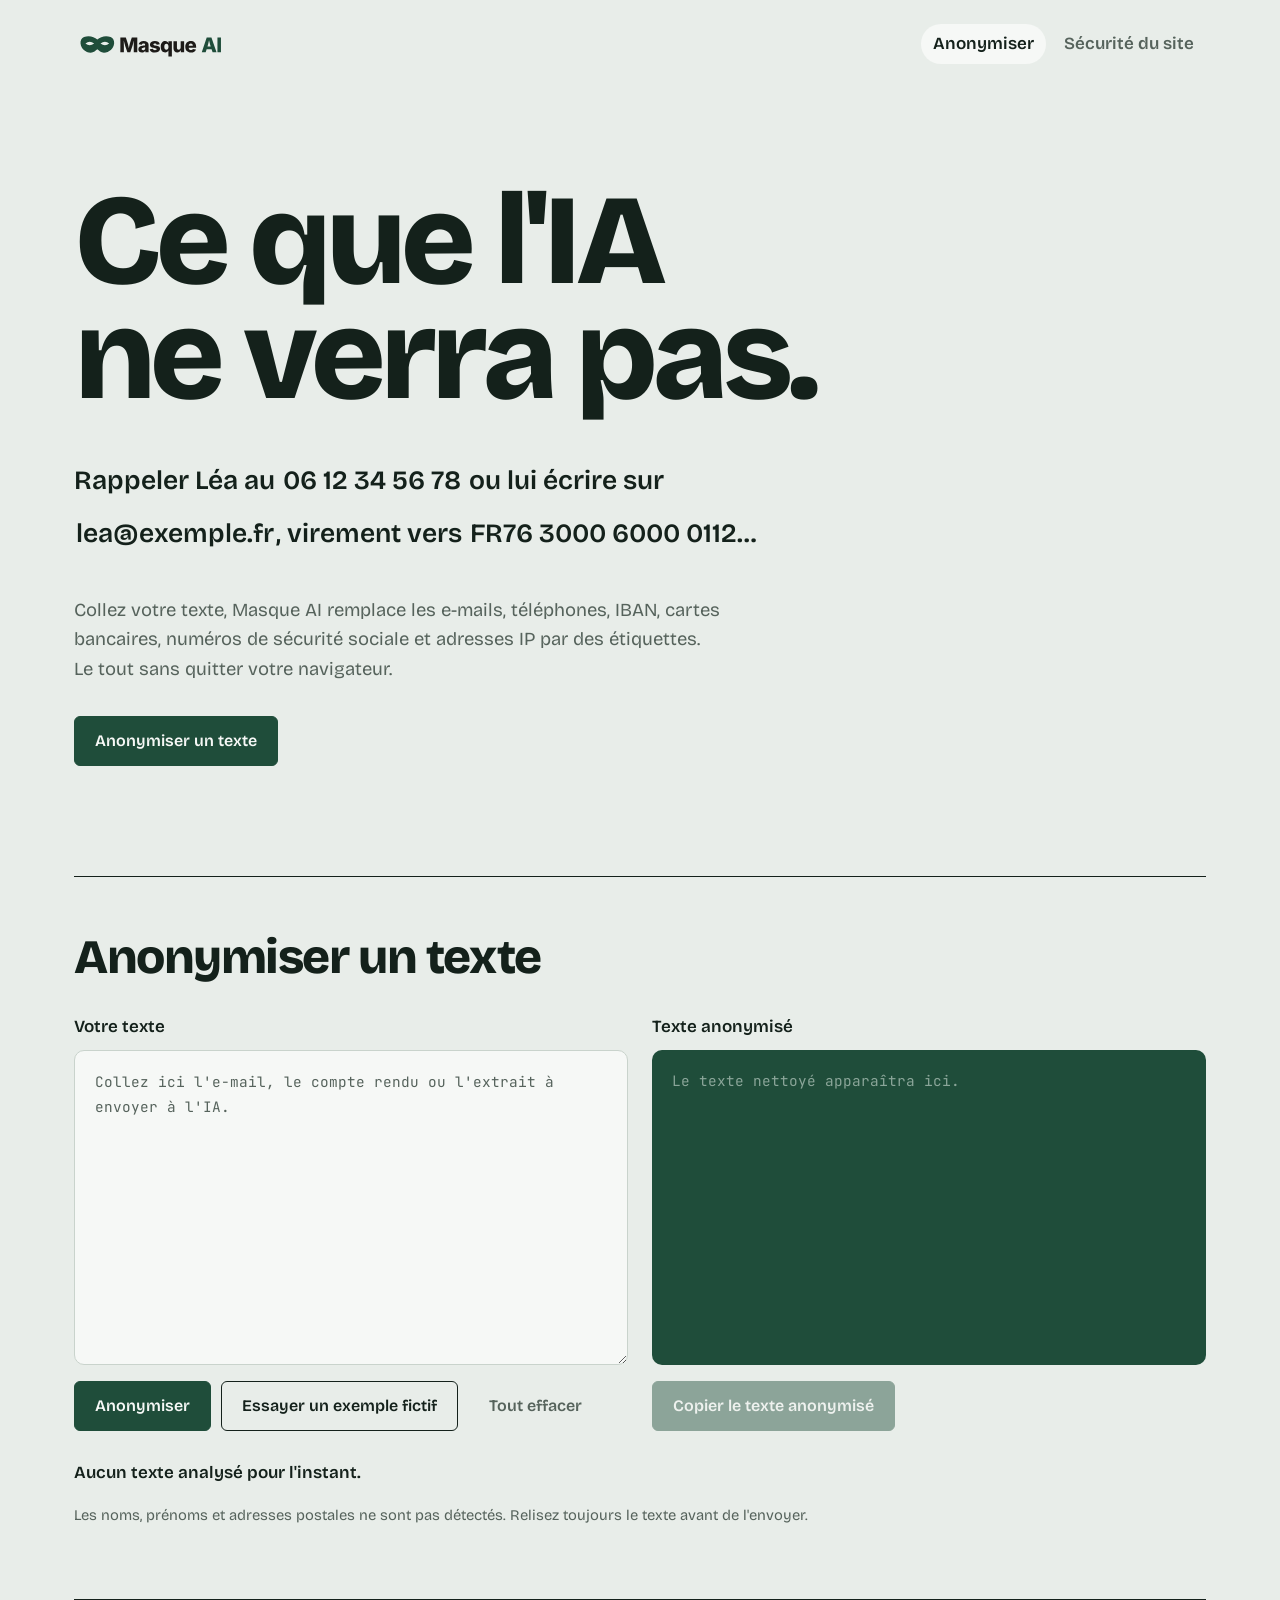
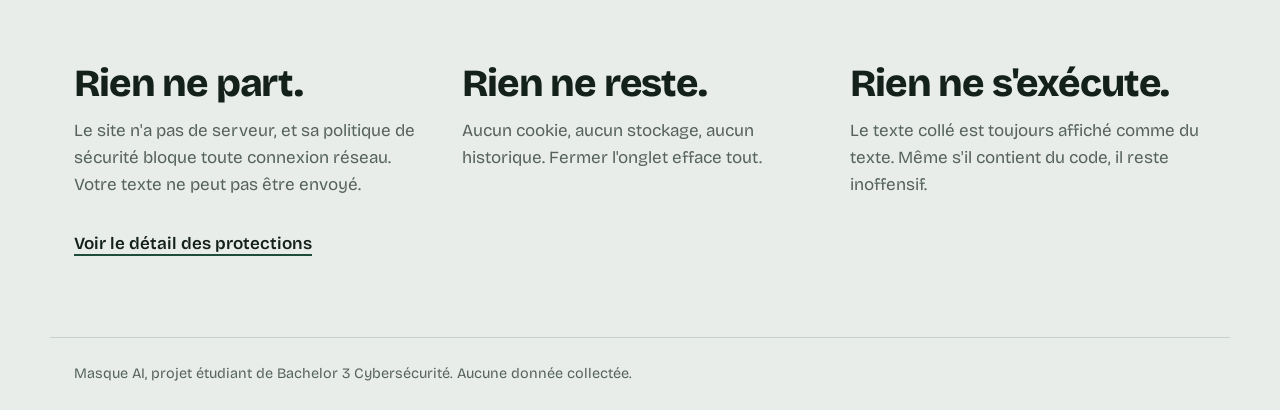
<file: index.html>
<!DOCTYPE html>
<!--
  Masque AI — page principale
  Structure de la page :
    1. en-tête (logo + navigation)
    2. accueil : titre + phrase de démonstration animée
    3. l'outil : texte d'origine -> texte anonymisé + bilan
    4. trois promesses de sécurité
    5. pied de page
  Aucune donnée n'est envoyée sur Internet : tout se passe dans le navigateur.
-->
<html lang="fr">
<head>
  <!-- Encodage des caractères : évite les problèmes d'accents
       et certaines attaques qui jouent sur un encodage mal interprété. -->
  <meta charset="UTF-8">

  <!-- Adapte l'affichage aux écrans de téléphone. -->
  <meta name="viewport" content="width=device-width, initial-scale=1">

  <!-- ============================================================
       BALISE DE SÉCURITÉ N°1 : Content-Security-Policy (CSP)
       C'est la protection la plus importante du site.
       Elle dit au navigateur ce que la page a le droit de charger :
         default-src 'none'      -> par défaut, RIEN n'est autorisé
         script-src 'self'       -> scripts uniquement depuis notre site
                                    (donc pas de script injecté dans la page)
         style-src 'self'        -> styles uniquement depuis notre site
         img-src 'self'          -> images uniquement depuis notre site
         font-src 'self'         -> polices uniquement depuis notre site
         connect-src 'none'      -> AUCUNE connexion réseau depuis le JavaScript :
                                    le texte ne peut pas être envoyé ailleurs
         form-action 'none'      -> aucun formulaire ne peut être envoyé
         base-uri 'none'         -> empêche de détourner les liens relatifs
         require-trusted-types-for 'script'
                                 -> bloque innerHTML et les fonctions dangereuses
                                    qui transforment du texte en code (anti-XSS)
       ============================================================ -->
  <meta http-equiv="Content-Security-Policy"
        content="default-src 'none'; script-src 'self'; style-src 'self'; img-src 'self'; font-src 'self'; connect-src 'none'; form-action 'none'; base-uri 'none'; require-trusted-types-for 'script'; upgrade-insecure-requests">

  <!-- ============================================================
       BALISE DE SÉCURITÉ N°2 : Referrer-Policy
       Quand on clique sur un lien, le navigateur indique normalement
       au site suivant de quelle page on vient. "no-referrer" supprime
       cette information : rien ne fuit vers les sites externes.
       ============================================================ -->
  <meta name="referrer" content="no-referrer">

  <meta name="description" content="Anonymisez un texte avant de le coller dans une intelligence artificielle. Fonctionne entièrement dans votre navigateur.">
  <title>Masque AI</title>

  <!-- Feuille de style et icône : fichiers locaux, autorisés par la CSP. -->
  <!-- ============================================================
       BALISE DE SÉCURITÉ : protection anti-clickjacking
       Chargée en premier et SANS "defer" pour agir avant l'affichage.
       Voir les explications dans js/anti-cadre.js.

       BALISE DE SÉCURITÉ : intégrité des fichiers (SRI)
       L'attribut integrity contient l'empreinte (hash SHA-384) du fichier.
       Si quelqu'un modifie le fichier sur l'hébergement, l'empreinte
       ne correspond plus et le navigateur REFUSE de l'utiliser.
       Après chaque modification d'un fichier CSS ou JS, relancer :
           python outils/calculer-sri.py
       ============================================================ -->
  <script src="js/anti-cadre.js" integrity="sha384-+0E3i8DqePn9LbfIVw2+/F7cMXVH17Sma+U33zS3TZ/E7EXue5Sn9tZrlIP4exAw"></script>
  <link rel="stylesheet" href="css/style.css" integrity="sha384-pQVFpG8K+AScbh5lOtzl/P4HTD5iIZV5lNFqGr3i0U2rT8w2DohHfzNxYqlKOqJj">
  <link rel="icon" href="img/icone.svg" type="image/svg+xml">

  <!-- ============================================================
       Script chargé depuis un FICHIER séparé (jamais de code dans la page).
       "defer" : le script s'exécute une fois la page entièrement chargée.
       Un script écrit directement dans la page serait bloqué par la CSP.
       ============================================================ -->
  <script src="js/app.js" integrity="sha384-Bg9RlmDX0HHKvnaBNSmB/MLFuKXKIHaWAS8tgpnTxoFXyeqF58NrJxmIPRytDSsn" defer></script>
</head>

<body>
  <!-- Lien d'évitement : permet aux personnes qui naviguent au clavier
       d'aller directement à l'outil (accessibilité). -->
  <a class="evitement" href="#outil">Aller directement à l'outil</a>

  <header class="entete">
    <!-- Logo : version claire par défaut, version sombre si l'appareil est en mode sombre. -->
    <a href="index.html" class="logo">
      <picture>
        <source srcset="img/logo-sombre.svg" media="(prefers-color-scheme: dark)">
        <img src="img/logo.svg" alt="Masque AI" width="160" height="44">
      </picture>
    </a>
    <nav aria-label="Navigation principale">
      <a href="index.html" aria-current="page">Anonymiser</a>
      <a href="securite.html">Sécurité du site</a>
    </nav>
  </header>

  <main>
    <!-- ===================== 1. ACCUEIL ===================== -->
    <section class="accueil">
      <h1>Ce que l'IA<br>ne verra pas.</h1>

      <!-- Phrase de démonstration animée (100 % fictive, en CSS uniquement).
           Chaque donnée est surlignée, puis recouverte d'un coup de marqueur,
           puis remplacée par son étiquette. aria-hidden : les lecteurs d'écran
           lisent à la place la phrase "sr-only" juste en dessous. -->
      <p class="demo" aria-hidden="true">
        Rappeler Léa au
        <span class="donnee" data-tag="[TÉLÉPHONE]">06 12 34 56 78</span>
        ou lui écrire sur
        <span class="donnee" data-tag="[EMAIL]">lea@exemple.fr</span>,
        virement vers
        <span class="donnee" data-tag="[IBAN]">FR76 3000 6000 0112…</span>
      </p>
      <p class="sr-only">Exemple : un numéro de téléphone, une adresse e-mail et un IBAN sont remplacés par des étiquettes.</p>

      <p class="chapeau">Collez votre texte, Masque AI remplace les e-mails, téléphones, IBAN,
         cartes bancaires, numéros de sécurité sociale et adresses IP par des étiquettes.
         Le tout sans quitter votre navigateur.</p>
      <a class="bouton principal" href="#outil">Anonymiser un texte</a>
    </section>

    <!-- ===================== 2. L'OUTIL ===================== -->
    <section class="outil" id="outil" aria-labelledby="titre-outil">
      <h2 id="titre-outil">Anonymiser un texte</h2>

      <div class="zones">
        <!-- ZONE 1 : texte d'origine -->
        <div class="zone">
          <label for="texte-origine">Votre texte</label>
          <!-- ==========================================================
               Attributs de sécurité de la zone de saisie :
                 autocomplete="off"   -> le navigateur ne mémorise pas le texte
                 spellcheck="false"   -> pas de correcteur orthographique :
                                         certains correcteurs envoient le texte
                                         à un serveur pour l'analyser
                 autocapitalize="off" -> pas de modification automatique
                 maxlength="20000"    -> limite la taille du texte
                                         (évite de bloquer la page)
               ========================================================== -->
          <textarea id="texte-origine"
                    rows="11"
                    maxlength="20000"
                    autocomplete="off"
                    spellcheck="false"
                    autocapitalize="off"
                    placeholder="Collez ici l'e-mail, le compte rendu ou l'extrait à envoyer à l'IA."></textarea>
          <div class="boutons">
            <!-- type="button" : ces boutons ne soumettent aucun formulaire. -->
            <button type="button" id="bouton-anonymiser" class="bouton principal">Anonymiser</button>
            <button type="button" id="bouton-exemple" class="bouton">Essayer un exemple fictif</button>
            <button type="button" id="bouton-effacer" class="bouton discret">Tout effacer</button>
          </div>
        </div>

        <!-- ZONE 2 : texte anonymisé.
             Ce n'est pas une zone de saisie : le JavaScript y place le résultat
             avec textContent et des balises <span> pour les étiquettes
             (jamais avec innerHTML). -->
        <div class="zone resultat">
          <p class="libelle" id="libelle-resultat">Texte anonymisé</p>
          <div id="texte-resultat"
               class="sortie"
               role="textbox"
               aria-readonly="true"
               aria-multiline="true"
               aria-labelledby="libelle-resultat"
               tabindex="0"><span class="vide">Le texte nettoyé apparaîtra ici.</span></div>
          <div class="boutons">
            <button type="button" id="bouton-copier" class="bouton principal" disabled>Copier le texte anonymisé</button>
          </div>
        </div>
      </div>

      <!-- Bilan : combien de données ont été masquées, par type.
           aria-live="polite" : les lecteurs d'écran annoncent le résultat. -->
      <div class="bilan" aria-live="polite">
        <p id="message">Aucun texte analysé pour l'instant.</p>
        <ul id="liste-bilan"></ul>
      </div>

      <p class="avertissement">
        Les noms, prénoms et adresses postales ne sont pas détectés.
        Relisez toujours le texte avant de l'envoyer.
      </p>
    </section>

    <!-- ===================== 3. PROMESSES ===================== -->
    <section class="promesses" aria-label="Ce que le site garantit">
      <div class="promesse">
        <h2>Rien ne part.</h2>
        <p>Le site n'a pas de serveur, et sa politique de sécurité bloque toute
           connexion réseau. Votre texte ne peut pas être envoyé.</p>
      </div>
      <div class="promesse">
        <h2>Rien ne reste.</h2>
        <p>Aucun cookie, aucun stockage, aucun historique.
           Fermer l'onglet efface tout.</p>
      </div>
      <div class="promesse">
        <h2>Rien ne s'exécute.</h2>
        <p>Le texte collé est toujours affiché comme du texte.
           Même s'il contient du code, il reste inoffensif.</p>
      </div>
      <a class="lien-securite" href="securite.html">Voir le détail des protections</a>
    </section>
  </main>

  <footer class="pied">
    <p>Masque AI, projet étudiant de Bachelor 3 Cybersécurité. Aucune donnée collectée.</p>
  </footer>
</body>
</html>
</file>
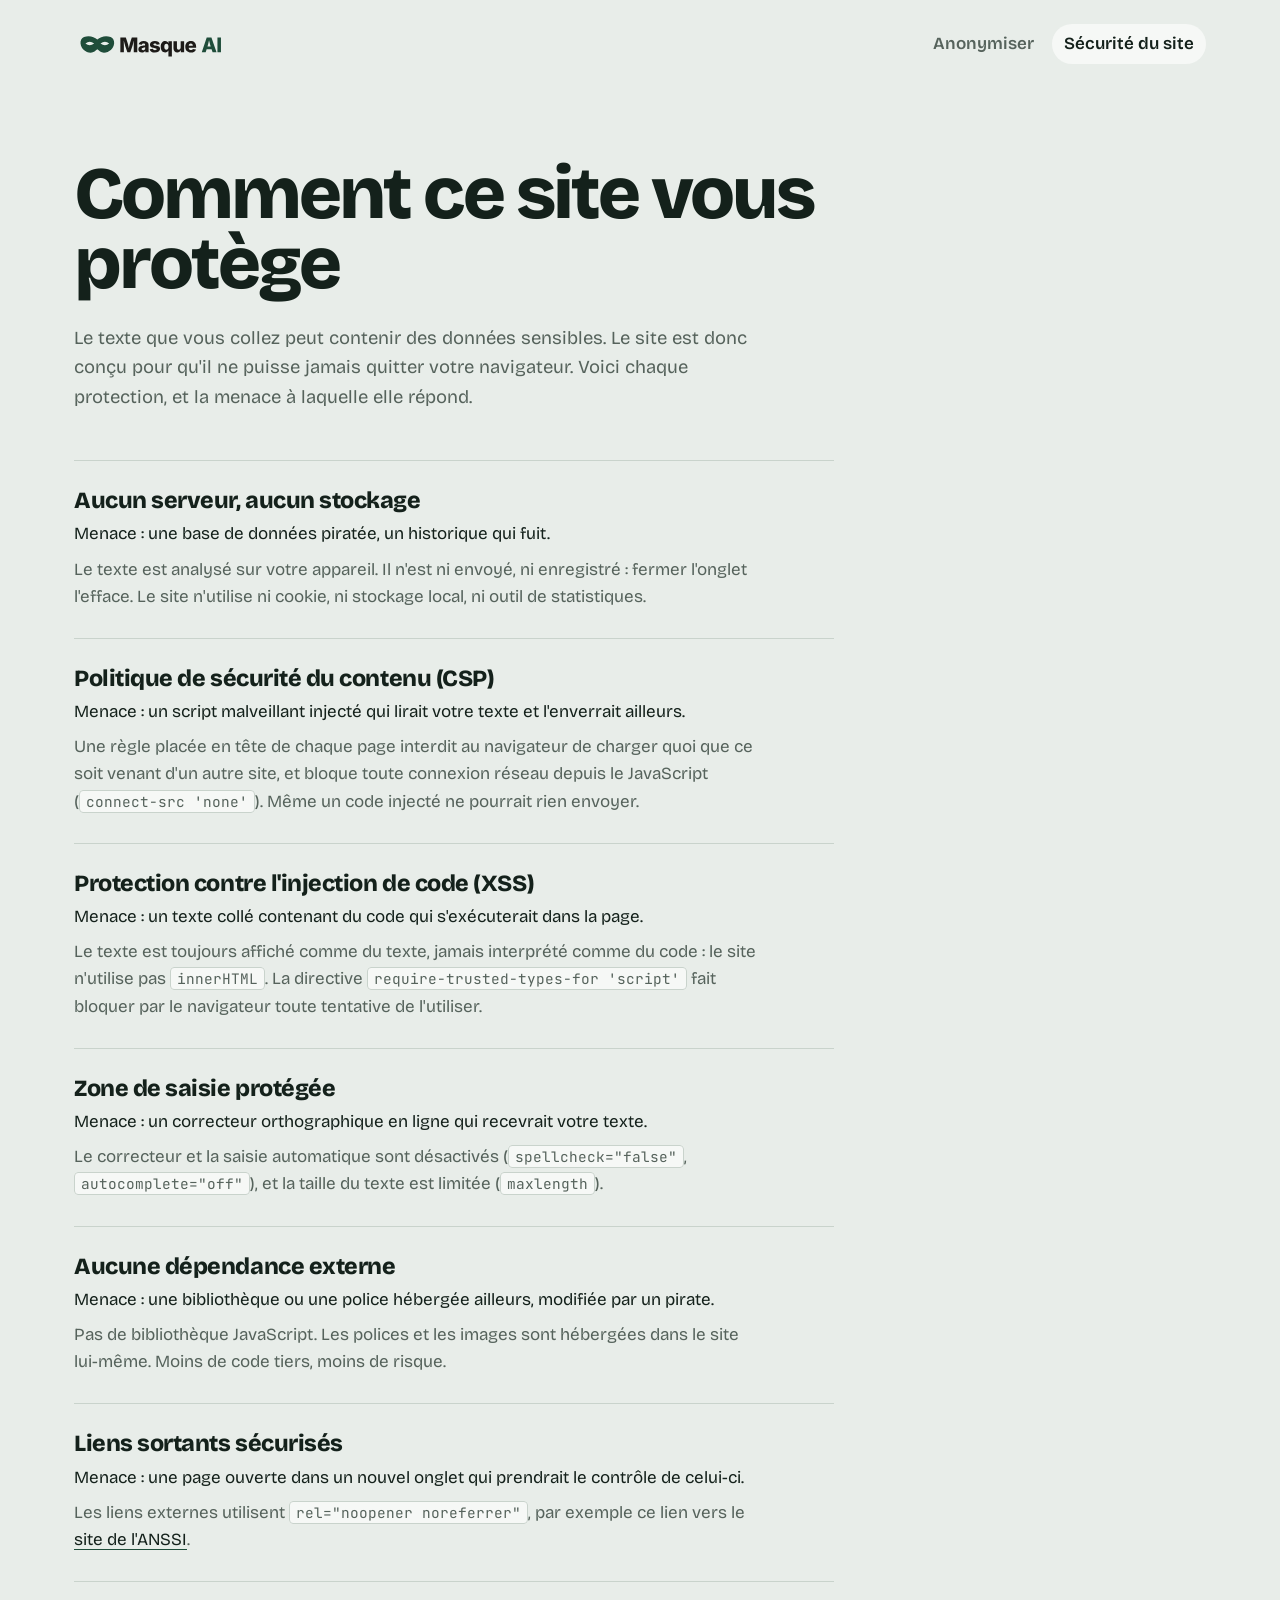
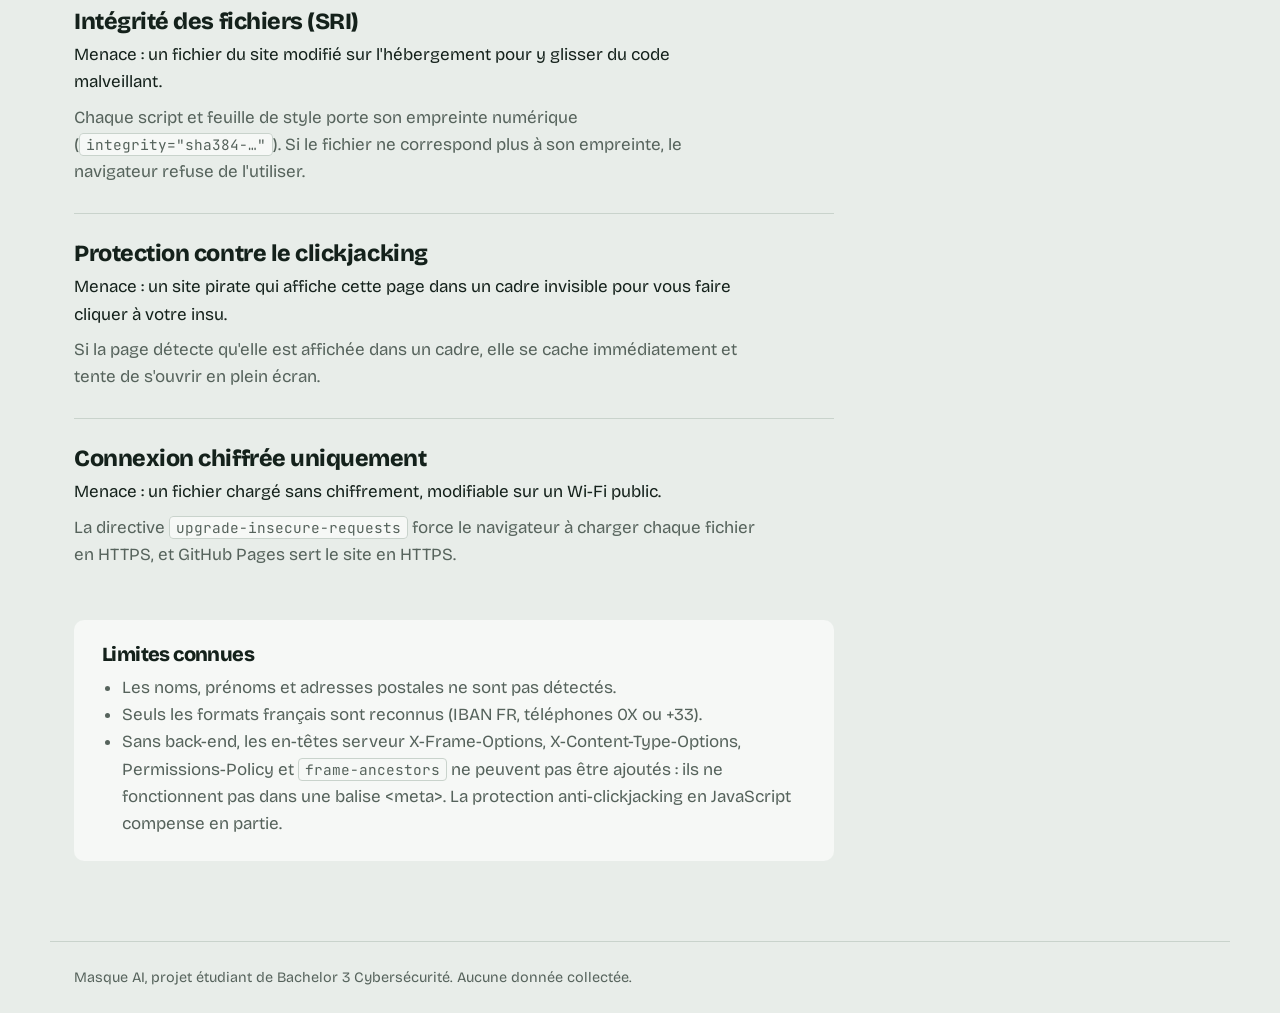
<file: securite.html>
<!DOCTYPE html>
<!--
  Masque AI — page "Sécurité du site"
  Cette page explique aux visiteurs (et au jury) les protections mises en place.
  Son seul JavaScript est la protection anti-clickjacking (js/anti-cadre.js).
-->
<html lang="fr">
<head>
  <meta charset="UTF-8">
  <meta name="viewport" content="width=device-width, initial-scale=1">

  <!-- Même politique de sécurité que la page principale,
       sans connect-src : default-src 'none' bloque déjà le réseau.
       Seul script autorisé : la protection anti-clickjacking. -->
  <meta http-equiv="Content-Security-Policy"
        content="default-src 'none'; script-src 'self'; style-src 'self'; img-src 'self'; font-src 'self'; form-action 'none'; base-uri 'none'; require-trusted-types-for 'script'; upgrade-insecure-requests">
  <meta name="referrer" content="no-referrer">

  <title>Sécurité du site — Masque AI</title>
  <!-- ============================================================
       BALISE DE SÉCURITÉ : protection anti-clickjacking
       Chargée en premier et SANS "defer" pour agir avant l'affichage.
       Voir les explications dans js/anti-cadre.js.

       BALISE DE SÉCURITÉ : intégrité des fichiers (SRI)
       L'attribut integrity contient l'empreinte (hash SHA-384) du fichier.
       Si quelqu'un modifie le fichier sur l'hébergement, l'empreinte
       ne correspond plus et le navigateur REFUSE de l'utiliser.
       Après chaque modification d'un fichier CSS ou JS, relancer :
           python outils/calculer-sri.py
       ============================================================ -->
  <script src="js/anti-cadre.js" integrity="sha384-+0E3i8DqePn9LbfIVw2+/F7cMXVH17Sma+U33zS3TZ/E7EXue5Sn9tZrlIP4exAw"></script>
  <link rel="stylesheet" href="css/style.css" integrity="sha384-pQVFpG8K+AScbh5lOtzl/P4HTD5iIZV5lNFqGr3i0U2rT8w2DohHfzNxYqlKOqJj">
  <link rel="icon" href="img/icone.svg" type="image/svg+xml">
</head>

<body>
  <a class="evitement" href="#contenu">Aller directement au contenu</a>

  <header class="entete">
    <a href="index.html" class="logo">
      <picture>
        <source srcset="img/logo-sombre.svg" media="(prefers-color-scheme: dark)">
        <img src="img/logo.svg" alt="Masque AI" width="160" height="44">
      </picture>
    </a>
    <nav aria-label="Navigation principale">
      <a href="index.html">Anonymiser</a>
      <a href="securite.html" aria-current="page">Sécurité du site</a>
    </nav>
  </header>

  <main class="page-texte" id="contenu">
    <h1>Comment ce site vous protège</h1>
    <p class="intro">Le texte que vous collez peut contenir des données sensibles.
       Le site est donc conçu pour qu'il ne puisse jamais quitter votre navigateur.
       Voici chaque protection, et la menace à laquelle elle répond.</p>

    <section class="mesure">
      <h2>Aucun serveur, aucun stockage</h2>
      <p class="menace">Menace : une base de données piratée, un historique qui fuit.</p>
      <p>Le texte est analysé sur votre appareil. Il n'est ni envoyé, ni enregistré :
         fermer l'onglet l'efface. Le site n'utilise ni cookie, ni stockage local,
         ni outil de statistiques.</p>
    </section>

    <section class="mesure">
      <h2>Politique de sécurité du contenu (CSP)</h2>
      <p class="menace">Menace : un script malveillant injecté qui lirait votre texte et l'enverrait ailleurs.</p>
      <p>Une règle placée en tête de chaque page interdit au navigateur de charger
         quoi que ce soit venant d'un autre site, et bloque toute connexion réseau
         depuis le JavaScript (<code>connect-src 'none'</code>). Même un code injecté
         ne pourrait rien envoyer.</p>
    </section>

    <section class="mesure">
      <h2>Protection contre l'injection de code (XSS)</h2>
      <p class="menace">Menace : un texte collé contenant du code qui s'exécuterait dans la page.</p>
      <p>Le texte est toujours affiché comme du texte, jamais interprété comme du code :
         le site n'utilise pas <code>innerHTML</code>. La directive
         <code>require-trusted-types-for 'script'</code> fait bloquer par le navigateur
         toute tentative de l'utiliser.</p>
    </section>

    <section class="mesure">
      <h2>Zone de saisie protégée</h2>
      <p class="menace">Menace : un correcteur orthographique en ligne qui recevrait votre texte.</p>
      <p>Le correcteur et la saisie automatique sont désactivés
         (<code>spellcheck="false"</code>, <code>autocomplete="off"</code>),
         et la taille du texte est limitée (<code>maxlength</code>).</p>
    </section>

    <section class="mesure">
      <h2>Aucune dépendance externe</h2>
      <p class="menace">Menace : une bibliothèque ou une police hébergée ailleurs, modifiée par un pirate.</p>
      <p>Pas de bibliothèque JavaScript. Les polices et les images sont hébergées
         dans le site lui-même. Moins de code tiers, moins de risque.</p>
    </section>

    <section class="mesure">
      <h2>Liens sortants sécurisés</h2>
      <p class="menace">Menace : une page ouverte dans un nouvel onglet qui prendrait le contrôle de celui-ci.</p>
      <p>Les liens externes utilisent <code>rel="noopener noreferrer"</code>, par exemple
         ce lien vers le
         <a href="https://cyber.gouv.fr/" target="_blank" rel="noopener noreferrer">site de l'ANSSI</a>.</p>
    </section>

    <section class="mesure">
      <h2>Intégrité des fichiers (SRI)</h2>
      <p class="menace">Menace : un fichier du site modifié sur l'hébergement pour y glisser du code malveillant.</p>
      <p>Chaque script et feuille de style porte son empreinte numérique
         (<code>integrity="sha384-…"</code>). Si le fichier ne correspond plus
         à son empreinte, le navigateur refuse de l'utiliser.</p>
    </section>

    <section class="mesure">
      <h2>Protection contre le clickjacking</h2>
      <p class="menace">Menace : un site pirate qui affiche cette page dans un cadre invisible pour vous faire cliquer à votre insu.</p>
      <p>Si la page détecte qu'elle est affichée dans un cadre, elle se cache
         immédiatement et tente de s'ouvrir en plein écran.</p>
    </section>

    <section class="mesure">
      <h2>Connexion chiffrée uniquement</h2>
      <p class="menace">Menace : un fichier chargé sans chiffrement, modifiable sur un Wi-Fi public.</p>
      <p>La directive <code>upgrade-insecure-requests</code> force le navigateur à charger
         chaque fichier en HTTPS, et GitHub Pages sert le site en HTTPS.</p>
    </section>

    <div class="limites">
      <h2>Limites connues</h2>
      <ul>
        <li>Les noms, prénoms et adresses postales ne sont pas détectés.</li>
        <li>Seuls les formats français sont reconnus (IBAN FR, téléphones 0X ou +33).</li>
        <li>Sans back-end, les en-têtes serveur X-Frame-Options, X-Content-Type-Options,
            Permissions-Policy et <code>frame-ancestors</code> ne peuvent pas être ajoutés :
            ils ne fonctionnent pas dans une balise &lt;meta&gt;. La protection
            anti-clickjacking en JavaScript compense en partie.</li>
      </ul>
    </div>
  </main>

  <footer class="pied">
    <p>Masque AI, projet étudiant de Bachelor 3 Cybersécurité. Aucune donnée collectée.</p>
  </footer>
</body>
</html>
</file>
<file: css/style.css>
/*
 * Masque AI — mise en forme
 * ------------------------------------------------------------
 * Tout est local : polices, images, styles (exigé par la CSP).
 * Les couleurs et tailles sont regroupées en variables (:root)
 * pour être modifiées à un seul endroit.
 */

/* ---------- Polices hébergées dans le site (dossier fonts/) ----------
   font-display: swap -> le texte s'affiche tout de suite avec une police
   de secours, puis la vraie police la remplace dès qu'elle est chargée. */
@font-face {
  font-family: "Bricolage";
  src: url("../fonts/bricolage-grotesque-latin-400-normal.woff2") format("woff2");
  font-weight: 400; font-display: swap;
}
@font-face {
  font-family: "Bricolage";
  src: url("../fonts/bricolage-grotesque-latin-600-normal.woff2") format("woff2");
  font-weight: 600; font-display: swap;
}
@font-face {
  font-family: "Bricolage";
  src: url("../fonts/bricolage-grotesque-latin-800-normal.woff2") format("woff2");
  font-weight: 800; font-display: swap;
}
@font-face {
  font-family: "JetBrains Mono";
  src: url("../fonts/jetbrains-mono-latin-400-normal.woff2") format("woff2");
  font-weight: 400; font-display: swap;
}

/* ---------- Couleurs et réglages ---------- */
:root {
  --fond: #e8ede9;          /* gris-sauge froid */
  --papier: #f6f8f6;        /* zone de saisie */
  --encre: #14211b;         /* texte principal, vert-noir */
  --discret: #56635c;       /* texte secondaire */
  --vert: #1f4d3a;          /* vert du masque (logo) */
  --vert-fonce: #163a2b;
  --menthe: #9fd8ba;        /* étiquettes [EMAIL]… */
  --surligneur: #f2dc5d;    /* donnée repérée */
  --trait: #c9d3cc;         /* bordures fines */
  --sortie-fond: #1f4d3a;   /* panneau du résultat */
  --sortie-texte: #e4efe8;
  --marqueur: #1f4d3a;      /* coup de marqueur de la démo */

  --police: "Bricolage", "Segoe UI", system-ui, sans-serif;
  --police-mono: "JetBrains Mono", Consolas, ui-monospace, monospace;
  --mesure: 1180px;         /* largeur maximale du contenu */
}

/* Mode sombre automatique selon le réglage de l'appareil */
@media (prefers-color-scheme: dark) {
  :root {
    --fond: #0f1915;
    --papier: #16231d;
    --encre: #e4ece7;
    --discret: #9aaba2;
    --vert: #7fc4a2;
    --vert-fonce: #9fd8ba;
    --trait: #2a3a32;
    --sortie-fond: #1b3a2c;
    --sortie-texte: #e4efe8;
    --surligneur: rgba(242, 220, 93, .38);
  }
}

/* ---------- Base ---------- */
* { box-sizing: border-box; }
html { scroll-behavior: smooth; }

body {
  margin: 0;
  background: var(--fond);
  color: var(--encre);
  font-family: var(--police);
  font-size: 1.0625rem;
  line-height: 1.6;
  -webkit-font-smoothing: antialiased;
}

h1, h2 { margin: 0; line-height: 1; letter-spacing: -0.03em; }
p { margin: 0; }

/* Contour visible au clavier (accessibilité) */
:focus-visible {
  outline: 3px solid var(--surligneur);
  outline-offset: 3px;
  border-radius: 4px;
}

/* Texte lu uniquement par les lecteurs d'écran */
.sr-only {
  position: absolute; width: 1px; height: 1px; overflow: hidden;
  clip: rect(0 0 0 0); white-space: nowrap;
}

/* Lien d'évitement : caché, visible quand on arrive dessus au clavier */
.evitement {
  position: absolute; left: 16px; top: -60px;
  background: var(--encre); color: var(--fond);
  padding: 10px 16px; border-radius: 6px; z-index: 10;
}
.evitement:focus { top: 16px; }

/* ---------- En-tête ---------- */
.entete {
  max-width: var(--mesure);
  margin: 0 auto;
  padding: 24px 24px 0;
  display: flex;
  justify-content: space-between;
  align-items: center;
  gap: 16px;
  flex-wrap: wrap;
}
.logo { display: block; line-height: 0; }
.logo img { height: 40px; width: auto; }

.entete nav { display: flex; gap: 6px; }
.entete nav a {
  color: var(--discret);
  text-decoration: none;
  font-weight: 600;
  padding: 6px 12px;
  border-radius: 999px;
  transition: background-color .2s, color .2s;
}
.entete nav a:hover { color: var(--encre); background: var(--papier); }
.entete nav a[aria-current="page"] { color: var(--encre); background: var(--papier); }

main { max-width: var(--mesure); margin: 0 auto; padding: 0 24px; }

/* ---------- 1. Accueil ---------- */
.accueil { padding: clamp(56px, 10vw, 120px) 0 clamp(64px, 9vw, 110px); }

.accueil h1 {
  font-size: clamp(3.2rem, 10vw, 8rem);
  font-weight: 800;
  line-height: .9;
  letter-spacing: -0.045em;
}

.chapeau {
  max-width: 54ch;
  margin: 36px 0 32px;
  color: var(--discret);
  font-size: 1.15rem;
}

/* --- La phrase de démonstration animée --- */
.demo {
  margin-top: 40px;
  max-width: 30em;
  font-size: clamp(1.2rem, 2.3vw, 1.65rem);
  line-height: 2;
  font-weight: 600;
}

/* Une donnée : surlignée (fond jaune qui s'étale) */
.donnee {
  position: relative;
  white-space: nowrap;
  padding: 2px 4px;
  margin: 0 -2px;
  border-radius: 3px;
  background-image: linear-gradient(var(--surligneur), var(--surligneur));
  background-repeat: no-repeat;
  background-size: 0% 100%;
  animation: surligner 8s ease-in-out infinite;
}
/* Le coup de marqueur : un bloc vert qui recouvre la donnée,
   puis affiche l'étiquette (texte pris dans l'attribut data-tag) */
.donnee::after {
  content: attr(data-tag);
  position: absolute;
  inset: 0;
  display: grid;
  place-items: center;
  background: var(--marqueur);
  color: transparent;
  font-family: var(--police-mono);
  font-size: .62em;
  font-weight: 400;
  letter-spacing: 0;
  border-radius: 3px;
  transform: scaleX(0);
  transform-origin: left center;
  animation: masquer 8s cubic-bezier(.7, 0, .2, 1) infinite;
}
/* Les trois données s'enchaînent, l'une après l'autre */
.donnee:nth-of-type(2), .donnee:nth-of-type(2)::after { animation-delay: .7s; }
.donnee:nth-of-type(3), .donnee:nth-of-type(3)::after { animation-delay: 1.4s; }

@keyframes surligner {
  0%, 6%    { background-size: 0% 100%; }
  16%, 100% { background-size: 100% 100%; }
}
@keyframes masquer {
  0%, 22%   { transform: scaleX(0); color: transparent; opacity: 1; }
  32%       { transform: scaleX(1); color: transparent; }
  38%, 84%  { transform: scaleX(1); color: var(--menthe); opacity: 1; }
  94%, 100% { transform: scaleX(1); color: var(--menthe); opacity: 0; }
}

/* ---------- Boutons ---------- */
.bouton {
  display: inline-flex;
  align-items: center;
  font: inherit;
  font-weight: 600;
  font-size: 1rem;
  padding: 11px 20px;
  border-radius: 6px;
  border: 1.5px solid var(--encre);
  background: transparent;
  color: var(--encre);
  text-decoration: none;
  cursor: pointer;
  transition: background-color .2s, color .2s, transform .1s;
}
.bouton:hover { background: var(--encre); color: var(--fond); }
.bouton:active { transform: translateY(1px); }
.bouton.principal { background: var(--vert); border-color: var(--vert); color: #f6f8f6; }
.bouton.principal:hover { background: var(--vert-fonce); border-color: var(--vert-fonce); }
.bouton.discret { border-color: transparent; color: var(--discret); }
.bouton.discret:hover { background: var(--papier); color: var(--encre); }
.bouton:disabled { opacity: .45; cursor: not-allowed; }
.bouton:disabled:hover { background: var(--vert); }

@media (prefers-color-scheme: dark) {
  .bouton.principal { color: #0f1915; }
}

/* ---------- 2. L'outil ---------- */
.outil {
  padding: 56px 0 72px;
  border-top: 1.5px solid var(--encre);
}
.outil h2 { font-size: clamp(2rem, 4vw, 3rem); font-weight: 800; margin-bottom: 32px; }

.zones {
  display: grid;
  grid-template-columns: 1fr 1fr;
  gap: 24px;
  align-items: stretch;
}

.zone { display: flex; flex-direction: column; }
.zone label, .libelle { font-weight: 600; margin-bottom: 10px; }

textarea, .sortie {
  flex: 1;
  min-height: 300px;
  width: 100%;
  padding: 18px 20px;
  border-radius: 10px;
  font-family: var(--police-mono);
  font-size: .9rem;
  line-height: 1.75;
}
textarea {
  resize: vertical;
  border: 1.5px solid var(--trait);
  background: var(--papier);
  color: var(--encre);
  transition: border-color .2s;
}
textarea:hover { border-color: var(--discret); }
textarea:focus { border-color: var(--vert); outline: none; box-shadow: 0 0 0 4px color-mix(in srgb, var(--vert) 20%, transparent); }
textarea::placeholder { color: var(--discret); }

/* Le panneau de résultat : vert, comme le masque */
.sortie {
  background: var(--sortie-fond);
  color: var(--sortie-texte);
  white-space: pre-wrap;        /* garde les retours à la ligne du texte */
  overflow-wrap: anywhere;
  overflow-y: auto;
  max-height: 520px;
}
.sortie .vide { color: color-mix(in srgb, var(--sortie-texte) 55%, transparent); }

/* Une étiquette dans le résultat : apparaît comme un tampon */
.etiquette {
  display: inline-block;
  padding: 0 6px;
  border-radius: 4px;
  background: var(--menthe);
  color: #102a1e;
  line-height: 1.5;
  animation: tamponner .45s cubic-bezier(.2, 1.4, .4, 1) both;
  /* --i est fixé par le JavaScript : chaque étiquette arrive un peu après la précédente */
  animation-delay: calc(var(--i, 0) * 90ms);
}
@keyframes tamponner {
  from { opacity: 0; transform: scale(.4) rotate(-6deg); }
  to   { opacity: 1; transform: none; }
}

/* Le résultat entier glisse doucement quand il est remplacé */
.sortie.nouveau { animation: apparaitre .35s ease-out; }
@keyframes apparaitre {
  from { opacity: .3; }
  to   { opacity: 1; }
}

.boutons { display: flex; flex-wrap: wrap; gap: 10px; margin-top: 16px; }

/* ---------- Bilan ---------- */
.bilan {
  margin-top: 28px;
  display: flex;
  flex-wrap: wrap;
  align-items: center;
  gap: 10px 18px;
}
.bilan p { font-weight: 600; }
.bilan ul { display: flex; flex-wrap: wrap; gap: 8px; margin: 0; padding: 0; list-style: none; }
.bilan li {
  padding: 4px 12px;
  border-radius: 999px;
  background: var(--papier);
  border: 1.5px solid var(--trait);
  font-size: .95rem;
  animation: monter .4s ease-out both;
  animation-delay: calc(var(--i, 0) * 70ms + 200ms);
}
.bilan li strong { color: var(--vert); margin-right: 4px; }
@keyframes monter {
  from { opacity: 0; transform: translateY(8px); }
  to   { opacity: 1; transform: none; }
}

.avertissement { margin-top: 18px; font-size: .92rem; color: var(--discret); }

/* ---------- 3. Promesses ---------- */
.promesses {
  display: grid;
  grid-template-columns: repeat(3, 1fr);
  gap: 32px;
  padding: 64px 0 80px;
  border-top: 1.5px solid var(--encre);
}
.promesse h2 { font-size: clamp(1.7rem, 3vw, 2.4rem); font-weight: 800; margin-bottom: 14px; }
.promesse p { color: var(--discret); max-width: 34ch; }
.lien-securite {
  grid-column: 1 / -1;
  justify-self: start;
  color: var(--encre);
  font-weight: 600;
  text-decoration-thickness: 2px;
  text-underline-offset: 5px;
  text-decoration-color: var(--vert);
}
.lien-securite:hover { text-decoration-color: var(--encre); }

/* ---------- Page Sécurité ---------- */
.page-texte > * { max-width: 760px; }
.page-texte { padding-top: clamp(48px, 8vw, 96px); padding-bottom: 80px; }
.page-texte h1 { font-size: clamp(2.6rem, 7vw, 4.6rem); font-weight: 800; line-height: .95; letter-spacing: -0.04em; }
.page-texte .intro { margin: 24px 0 48px; font-size: 1.15rem; color: var(--discret); max-width: 58ch; }
.mesure {
  display: grid;
  grid-template-columns: 1fr;
  gap: 8px;
  padding: 28px 0;
  border-top: 1.5px solid var(--trait);
}
.mesure h2 { font-size: 1.45rem; font-weight: 800; letter-spacing: -0.02em; }
.mesure p { color: var(--discret); max-width: 62ch; }
.mesure .menace { color: var(--encre); }
.limites { margin-top: 24px; padding: 24px 28px; border-radius: 10px; background: var(--papier); }
.limites h2 { font-size: 1.25rem; font-weight: 800; margin-bottom: 10px; }
.limites ul { margin: 0; padding-left: 20px; color: var(--discret); }
code {
  font-family: var(--police-mono);
  font-size: .85em;
  background: var(--papier);
  border: 1px solid var(--trait);
  padding: 1px 6px;
  border-radius: 4px;
}
.page-texte a { color: var(--encre); text-decoration-color: var(--vert); text-underline-offset: 4px; }

/* ---------- Pied de page ---------- */
.pied {
  max-width: var(--mesure);
  margin: 0 auto;
  padding: 24px;
  border-top: 1px solid var(--trait);
  color: var(--discret);
  font-size: .9rem;
}

/* ---------- Téléphone ---------- */
@media (max-width: 820px) {
  .zones, .promesses { grid-template-columns: 1fr; }
  .lien-securite { grid-column: auto; }
}

/* ---------- Réduire les animations ----------
   Si l'utilisateur a demandé à son système de limiter les animations
   (gêne visuelle, vertiges), on les coupe et on affiche l'état final. */
@media (prefers-reduced-motion: reduce) {
  html { scroll-behavior: auto; }
  *, *::before, *::after { animation: none !important; transition: none !important; }
  .donnee { background-size: 100% 100%; }
  .donnee::after { transform: scaleX(1); color: var(--menthe); }
}
</file>
